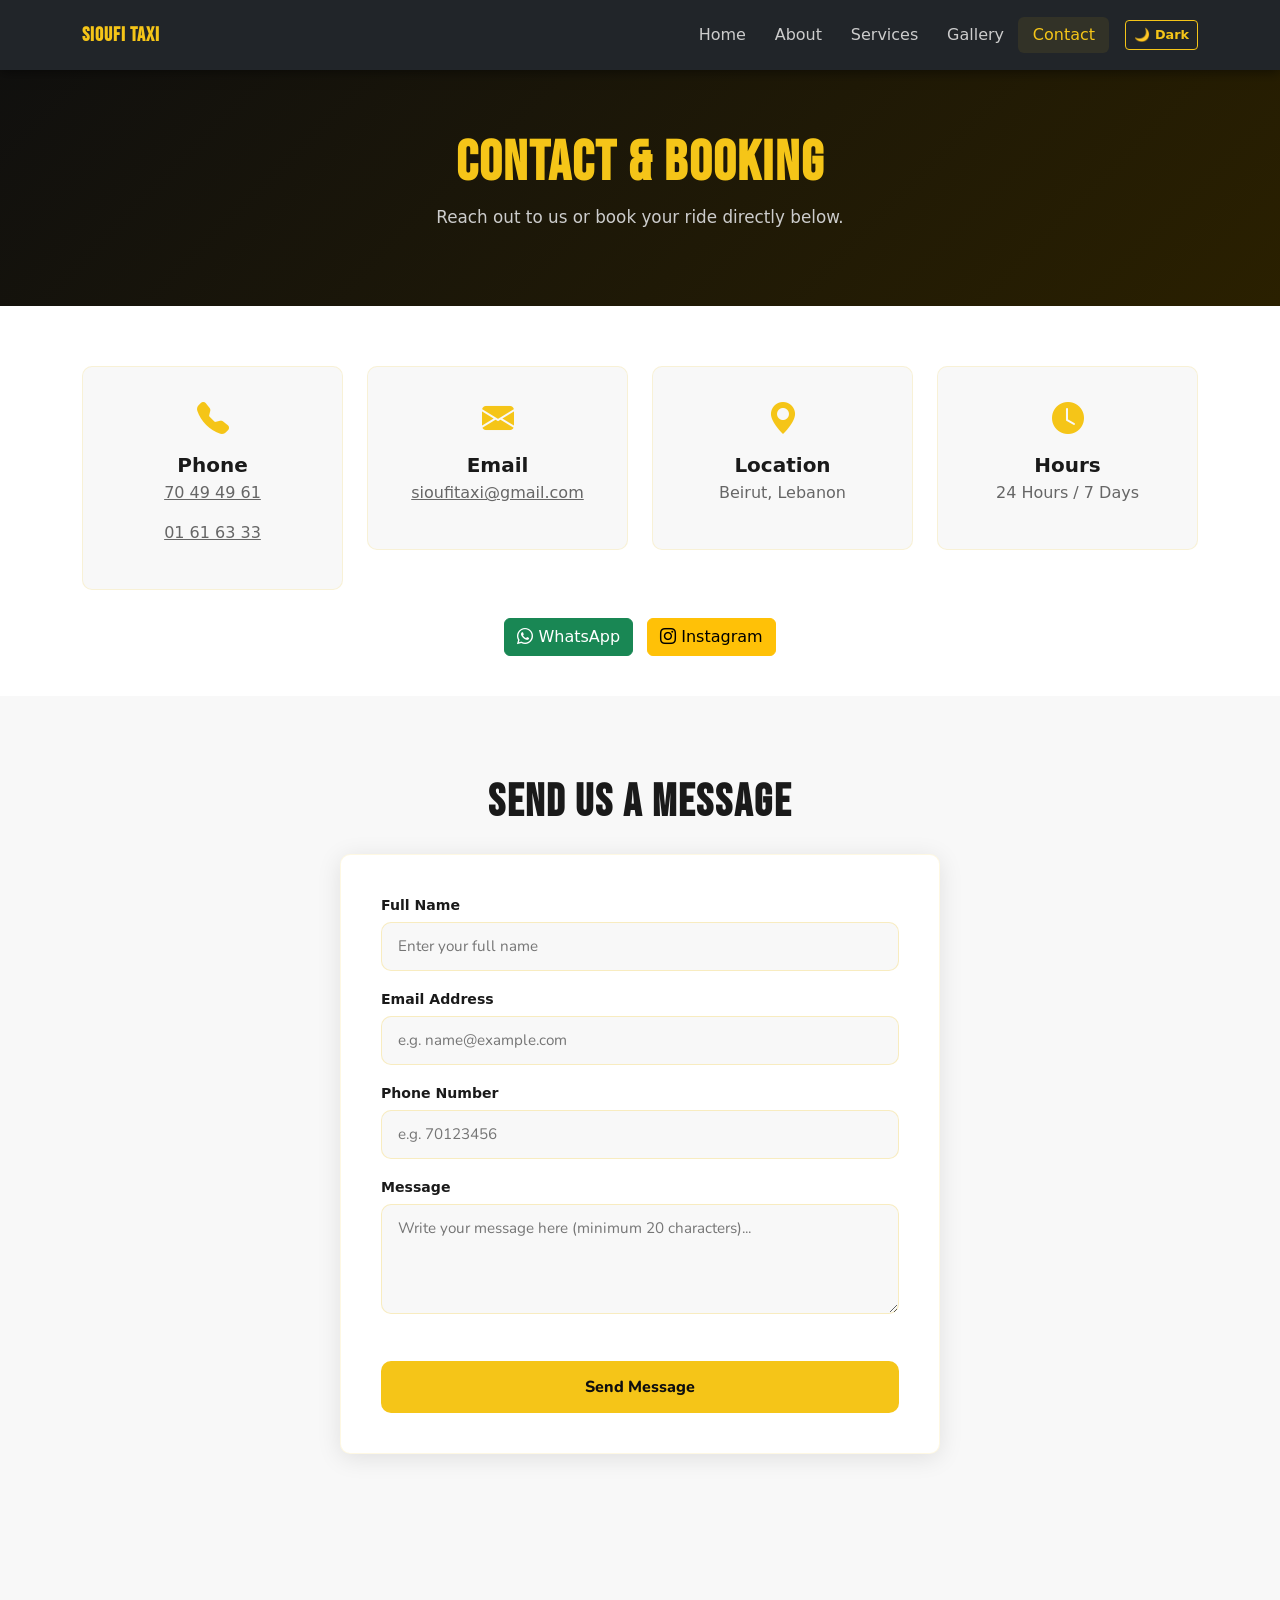
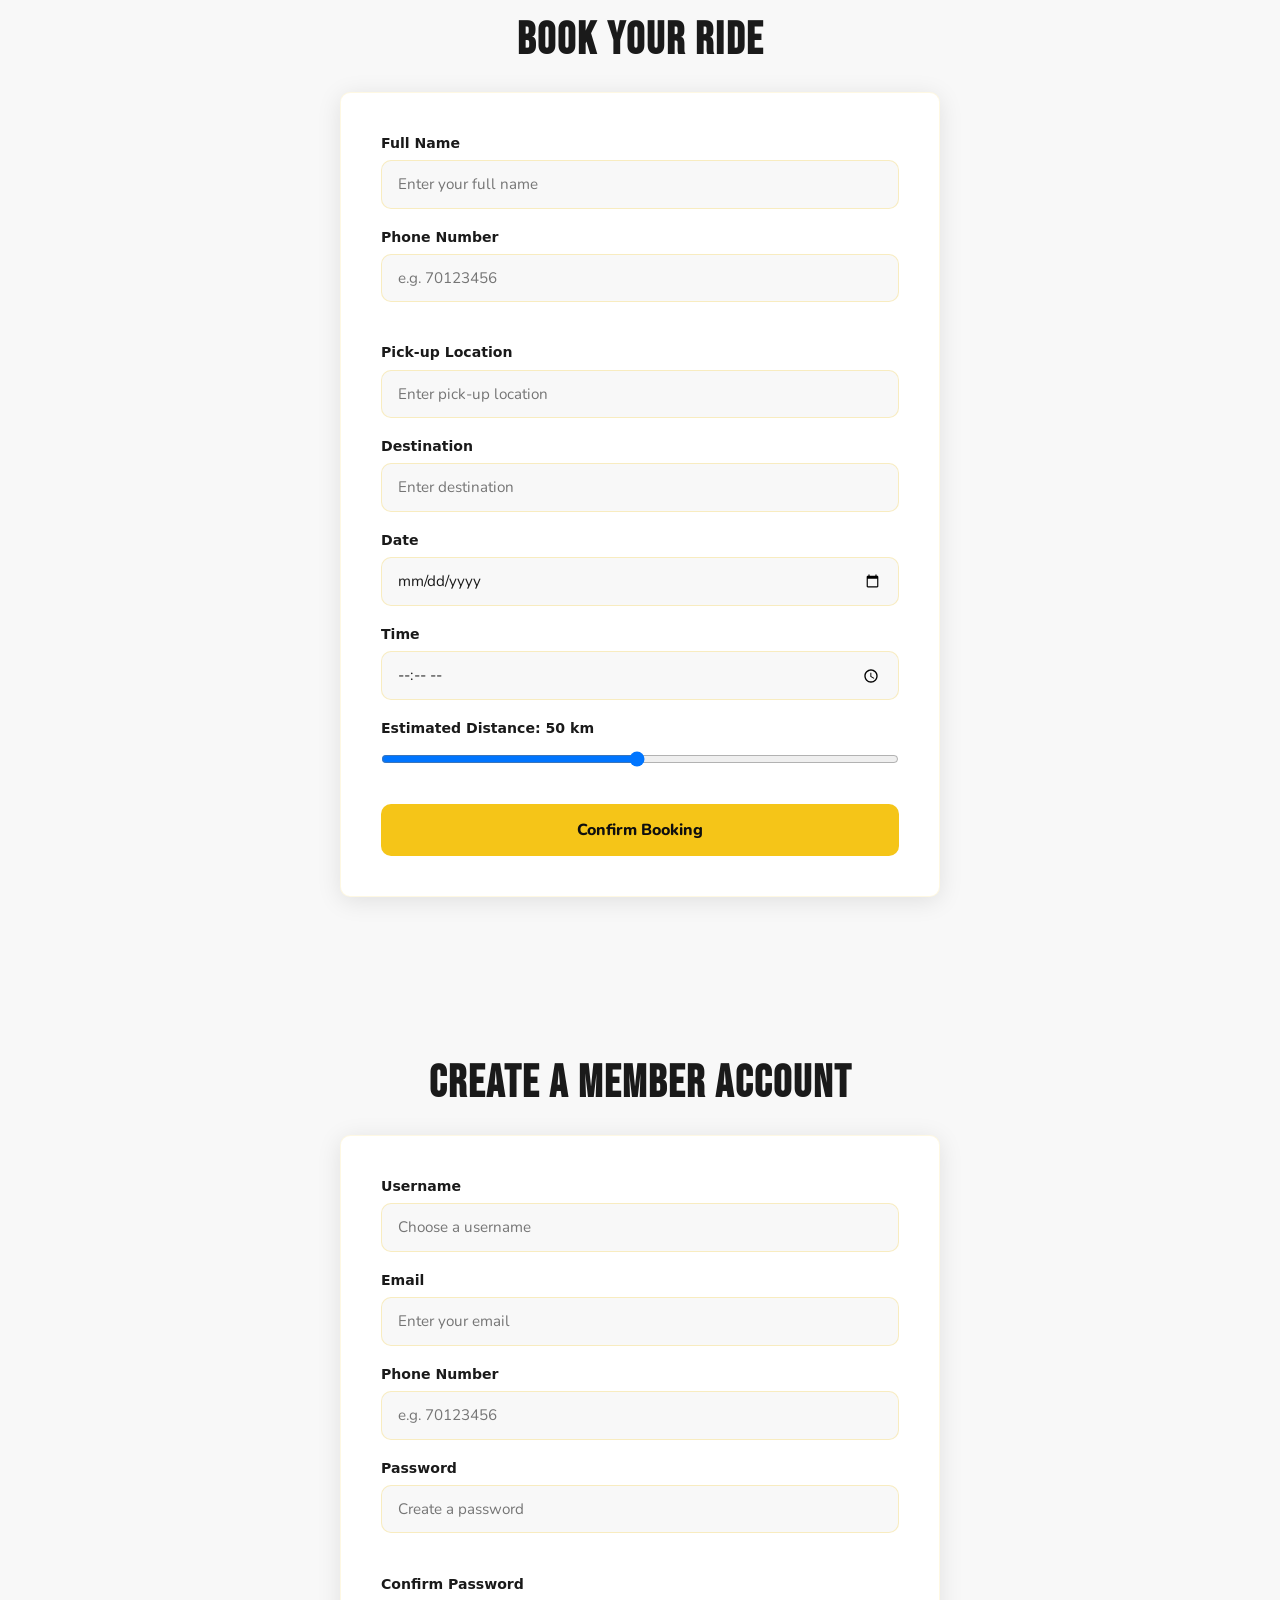
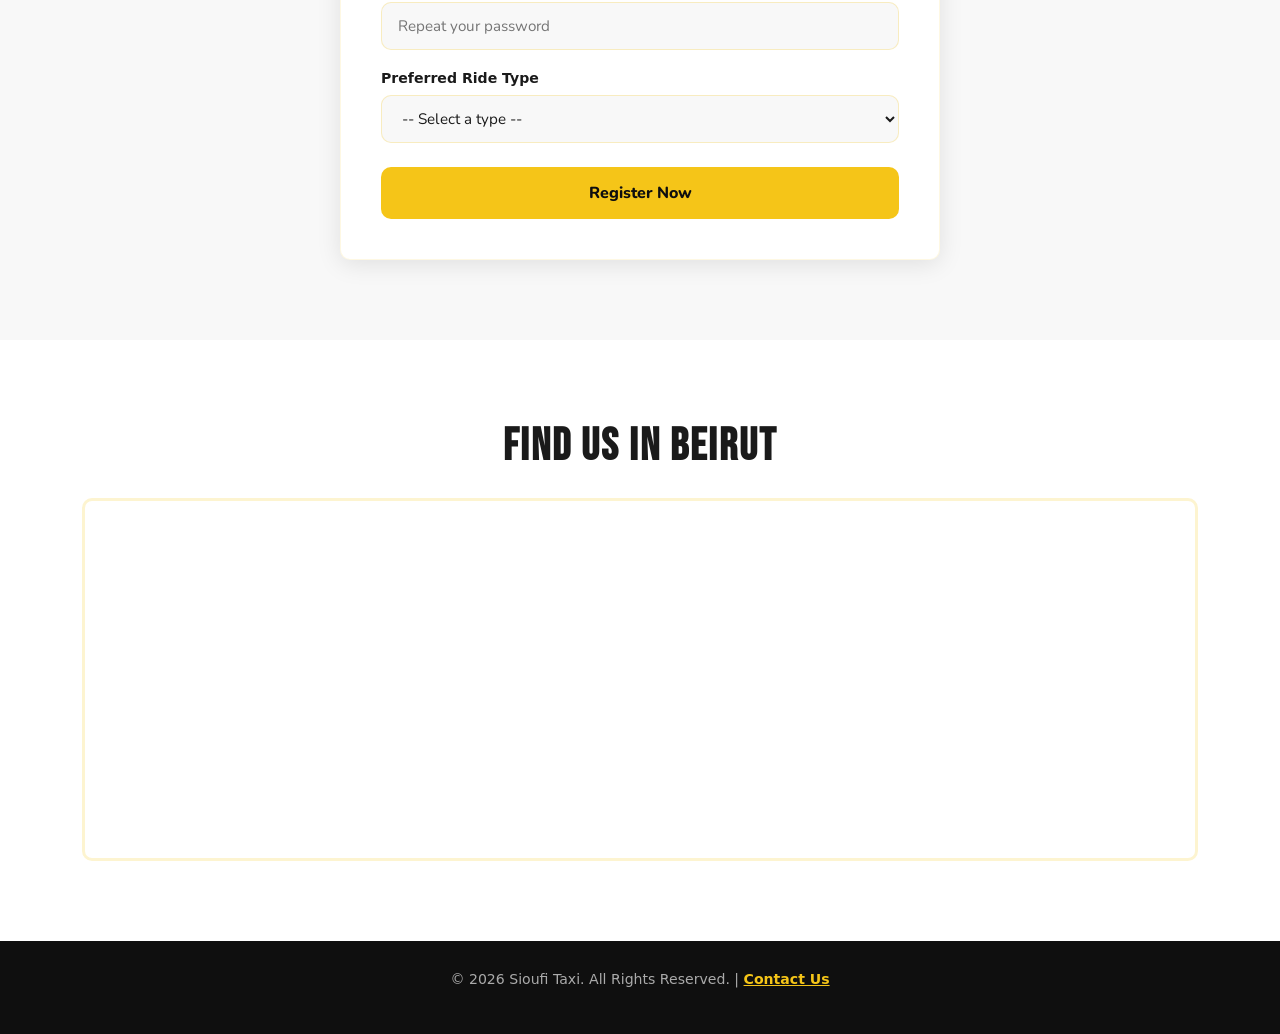
<file: contact.html>
<!DOCTYPE html>
<html lang="en">
<head>
    <meta charset="UTF-8">
    <meta name="viewport" content="width=device-width, initial-scale=1.0">
    <title>Contact | Sioufi Taxi</title>
    <link rel="stylesheet" href="css/style.css">
    <link href="https://cdn.jsdelivr.net/npm/bootstrap@5.3.0/dist/css/bootstrap.min.css" rel="stylesheet">
    <link rel="stylesheet" href="https://cdn.jsdelivr.net/npm/bootstrap-icons@1.10.5/font/bootstrap-icons.css">
</head>
<body>

<header>
    <nav class="navbar navbar-expand-lg navbar-dark bg-dark fixed-top">
        <div class="container">
            <a class="navbar-brand fw-bold" href="index.html">Sioufi Taxi</a>
            <button class="navbar-toggler" type="button" data-bs-toggle="collapse" data-bs-target="#navMenu" aria-label="Toggle navigation">
                <span class="navbar-toggler-icon"></span>
            </button>
            <div class="collapse navbar-collapse" id="navMenu">
                <ul class="navbar-nav ms-auto">
                    <li class="nav-item"><a class="nav-link" href="index.html">Home</a></li>
                    <li class="nav-item"><a class="nav-link" href="about.html">About</a></li>
                    <li class="nav-item"><a class="nav-link" href="services.html">Services</a></li>
                    <li class="nav-item"><a class="nav-link" href="gallery.html">Gallery</a></li>
                    <li class="nav-item"><a class="nav-link active" href="contact.html">Contact</a></li>
                </ul>
                <button id="darkModeToggle" class="btn btn-outline-warning btn-sm ms-3">🌙 Dark</button>
            </div>
        </div>
    </nav>
</header>

<main>

    <!-- PAGE HERO -->
    <section class="page-hero text-center">
        <div class="container">
            <h1 class="fw-bold">Contact &amp; Booking</h1>
            <p>Reach out to us or book your ride directly below.</p>
        </div>
    </section>

    <!-- CONTACT INFO CARDS -->
    <section class="contact-info-section text-center">
        <div class="container">
            <div class="row g-4 justify-content-center">
                <div class="col-md-3 col-sm-6">
                    <article class="contact-info-card">
                        <i class="bi bi-telephone-fill info-icon"></i>
                        <h5>Phone</h5>
                        <p><a href="tel:0096170494961">70 49 49 61</a></p> <p><a href="tel:0096101616333">01 61 63 33</a></p>
        
                </div>
                <div class="col-md-3 col-sm-6">
                    <article class="contact-info-card">
                        <i class="bi bi-envelope-fill info-icon"></i>
                        <h5>Email</h5>
                        <p><a href="mailto:sioufitaxi@gmail.com">sioufitaxi@gmail.com</a></p>
                    </article>
                </div>
                <div class="col-md-3 col-sm-6">
                    <article class="contact-info-card">
                        <i class="bi bi-geo-alt-fill info-icon"></i>
                        <h5>Location</h5>
                        <p>Beirut, Lebanon</p>
                    </article>
                </div>
                <div class="col-md-3 col-sm-6">
                    <article class="contact-info-card">
                        <i class="bi bi-clock-fill info-icon"></i>
                        <h5>Hours</h5>
                        <p>24 Hours / 7 Days</p>
                    </article>
                </div>
            </div>

            <div class="social-buttons">
                <a href="https://wa.me/96170494961" class="btn btn-success" target="_blank" rel="noopener noreferrer">
                    <i class="bi bi-whatsapp"></i> WhatsApp
                </a>
                <a href="https://www.instagram.com" class="btn btn-warning" target="_blank" rel="noopener noreferrer">
                    <i class="bi bi-instagram"></i> Instagram
                </a>
            </div>
        </div>
    </section>

    <!-- CONTACT FORM (with name, email, phone, message) -->
    <section class="contact-form-section">
        <div class="container">
            <h2 class="fw-bold text-center mb-4">Send Us a Message</h2>

            <form id="contactForm" class="taxi-form">

                <label for="contactName">Full Name</label>
                <input type="text" id="contactName" placeholder="Enter your full name">

                <label for="contactEmail">Email Address</label>
                <input type="email" id="contactEmail" placeholder="e.g. name@example.com">

                <label for="contactPhone">Phone Number</label>
                <input type="text" id="contactPhone" placeholder="e.g. 70123456">

                <label for="contactMessage">Message</label>
                <textarea id="contactMessage" placeholder="Write your message here (minimum 20 characters)..."></textarea>
                <p id="messageCounter" class="char-counter"></p>

                <button type="submit">Send Message</button>

            </form>
        </div>
    </section>

    <!-- BOOKING FORM -->
    <section class="booking-section">
        <div class="container">
            <h2 class="fw-bold text-center mb-4">Book Your Ride</h2>

            <form id="bookingForm" class="taxi-form">

                <label for="bookName">Full Name</label>
                <input type="text" id="bookName" placeholder="Enter your full name">

                <label for="bookPhone">Phone Number</label>
                <input type="text" id="bookPhone" placeholder="e.g. 70123456">
                <p id="phoneWarning" class="field-warning"></p>

                <label for="bookPickup">Pick-up Location</label>
                <input type="text" id="bookPickup" placeholder="Enter pick-up location">

                <label for="bookDestination">Destination</label>
                <input type="text" id="bookDestination" placeholder="Enter destination">

                <label for="bookDate">Date</label>
                <input type="date" id="bookDate">

                <label for="bookTime">Time</label>
                <input type="time" id="bookTime">

                <label for="tripRange">
                    Estimated Distance: <span id="rangeValue">50</span> km
                </label>
                <input type="range" id="tripRange" min="1" max="100" value="50">

                <button type="submit">Confirm Booking</button>

            </form>
        </div>
    </section>

    <!-- REGISTRATION FORM -->
    <section class="registration-section">
        <div class="container">
            <h2 class="fw-bold text-center mb-4">Create a Member Account</h2>

            <form id="registerForm" class="taxi-form">

                <label for="regUsername">Username</label>
                <input type="text" id="regUsername" placeholder="Choose a username">

                <label for="regEmail">Email</label>
                <input type="email" id="regEmail" placeholder="Enter your email">

                <label for="regPhone">Phone Number</label>
                <input type="text" id="regPhone" placeholder="e.g. 70123456">

                <label for="regPassword">Password</label>
                <input type="password" id="regPassword" placeholder="Create a password">
                <p id="strengthMessage" class="strength-msg"></p>

                <label for="regConfirm">Confirm Password</label>
                <input type="password" id="regConfirm" placeholder="Repeat your password">

                <label for="rideType">Preferred Ride Type</label>
                <select id="rideType">
                    <option value="">-- Select a type --</option>
                    <option value="City">City Ride</option>
                    <option value="Airport">Airport Transfer</option>
                    <option value="Events">Events &amp; Weddings</option>
                    <option value="Corporate">Corporate</option>
                </select>

                <button type="submit">Register Now</button>

            </form>
        </div>
    </section>

    <!-- MAP -->
    <section class="map-section">
        <div class="container">
            <h2 class="fw-bold text-center mb-4">Find Us in Beirut</h2>
            <div class="map-embed">
                <iframe
                    src="https://maps.google.com/maps?q=Beirut&t=&z=13&ie=UTF8&iwloc=&output=embed"
                    width="100%"
                    height="350"
                    allowfullscreen=""
                    loading="lazy"
                    title="Sioufi Taxi location in Beirut Lebanon">
                </iframe>
            </div>
        </div>
    </section>

</main>

<footer>
    <p>© 2026 Sioufi Taxi. All Rights Reserved. | <a href="contact.html">Contact Us</a></p>
</footer>

<script src="https://cdn.jsdelivr.net/npm/bootstrap@5.3.0/dist/js/bootstrap.bundle.min.js"></script>
<script src="https://code.jquery.com/jquery-3.7.1.min.js"></script>
<script src="js/script.js"></script>
</body>
</html>
</file>
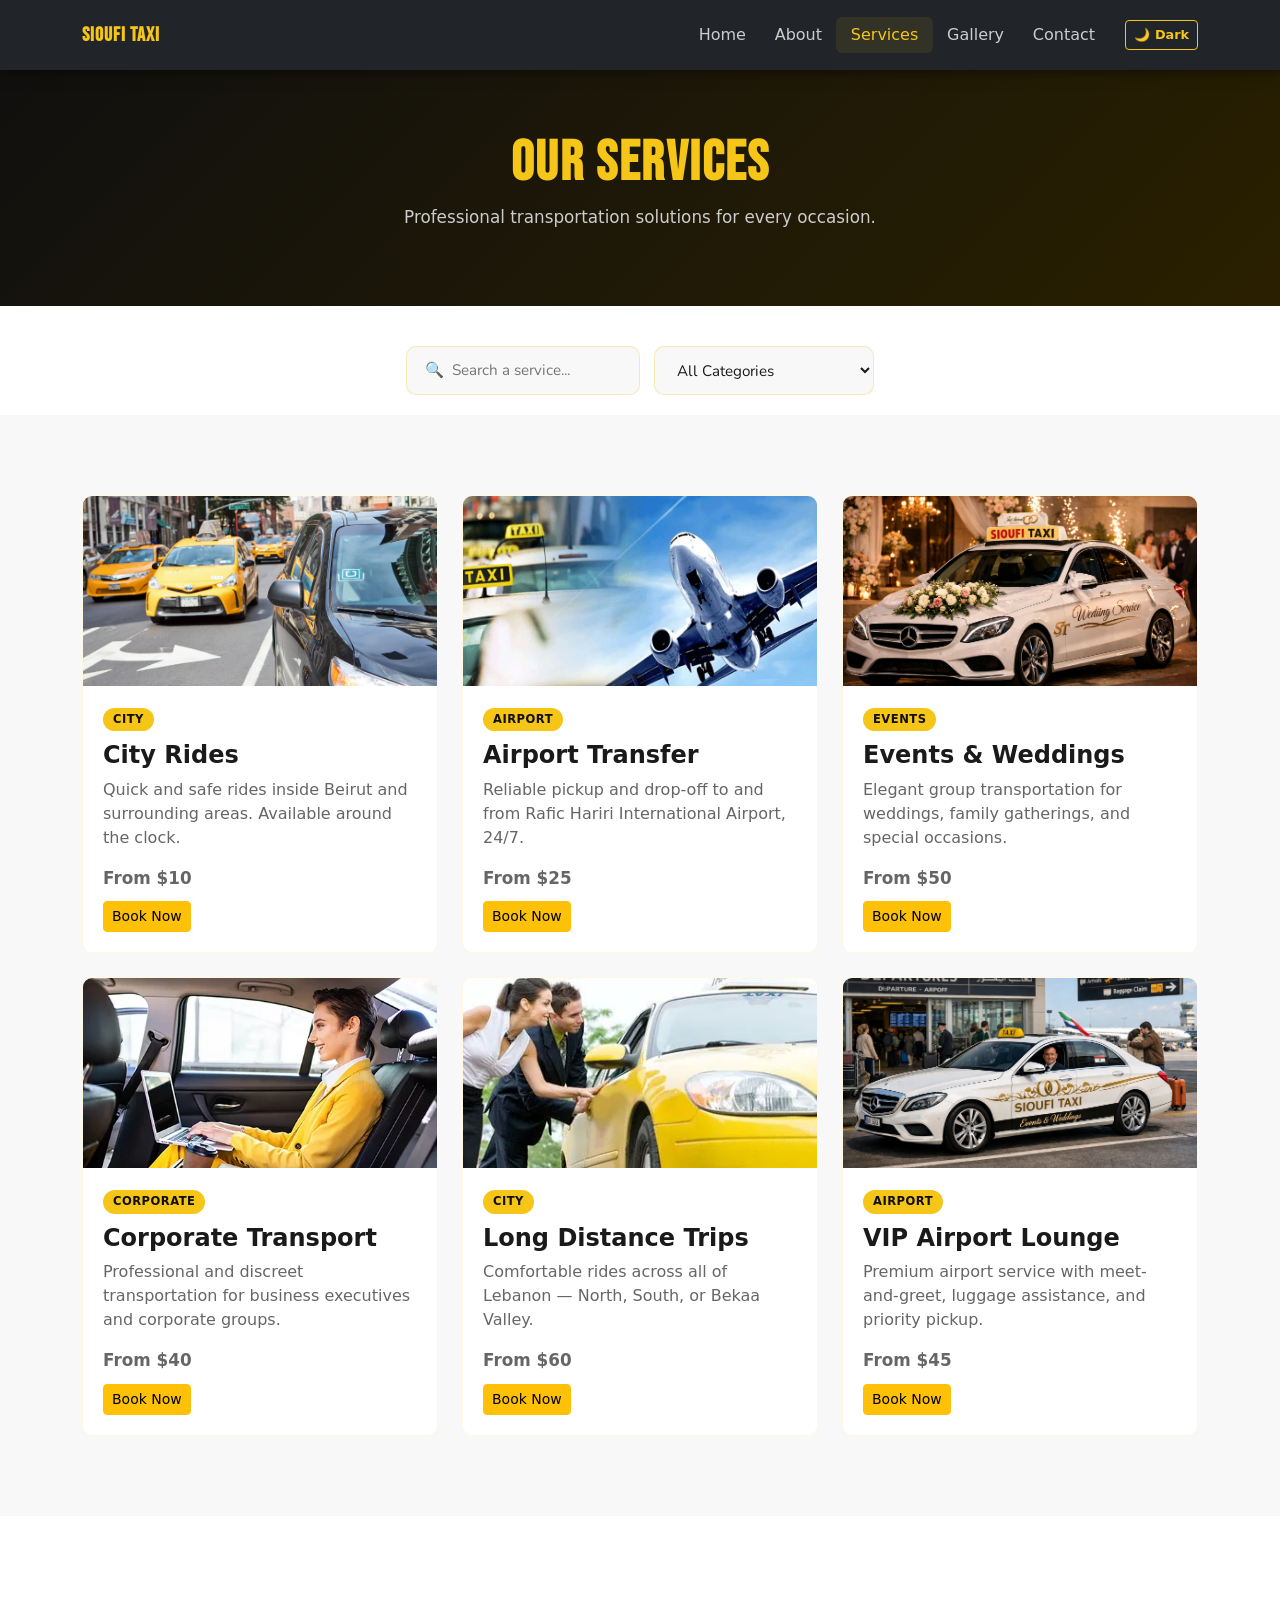
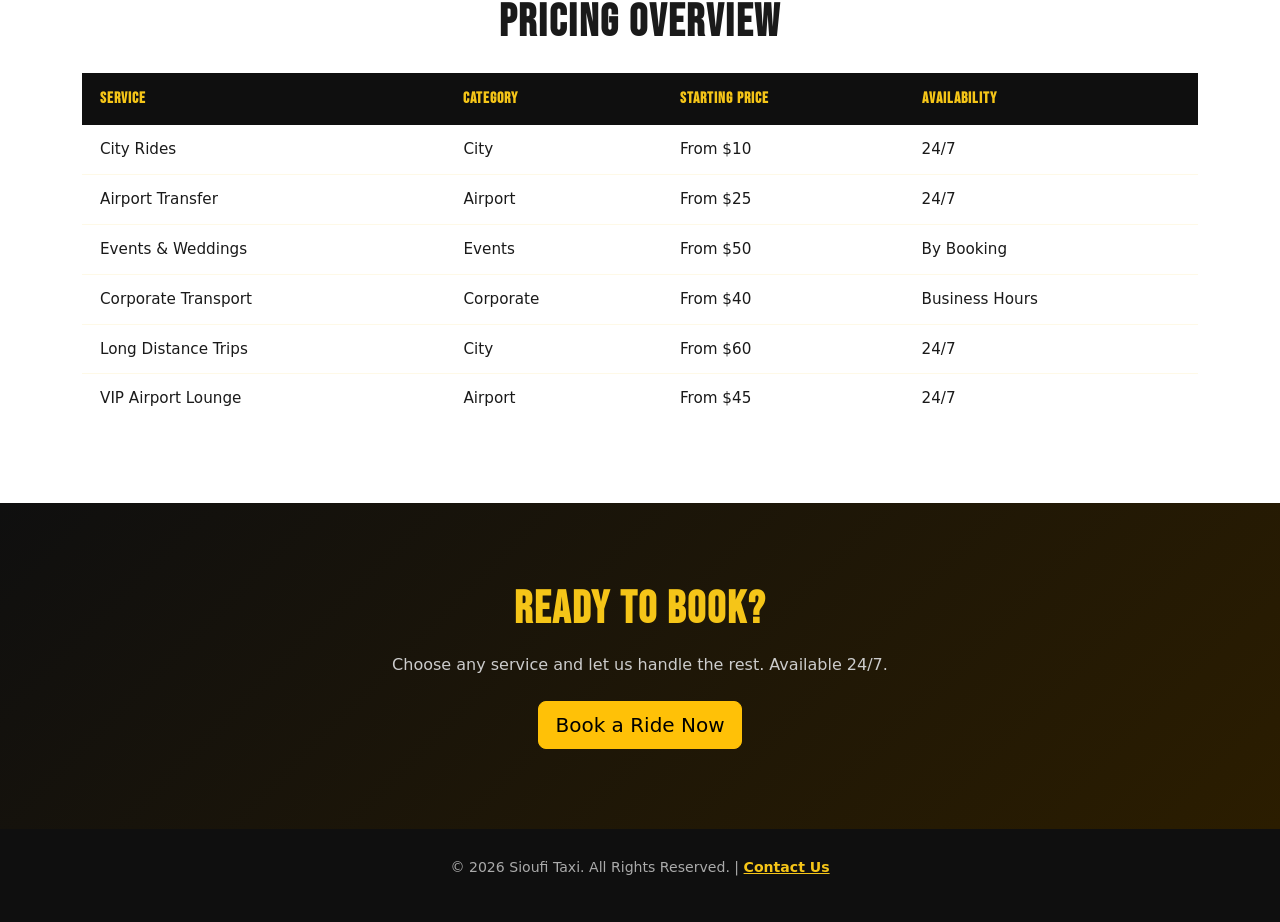
<file: services.html>
<!DOCTYPE html>
<html lang="en">
<head>
    <meta charset="UTF-8">
    <meta name="viewport" content="width=device-width, initial-scale=1.0">
    <title>Services | Sioufi Taxi</title>
    <link rel="stylesheet" href="css/style.css">
    <link href="https://cdn.jsdelivr.net/npm/bootstrap@5.3.0/dist/css/bootstrap.min.css" rel="stylesheet">
    <link rel="stylesheet" href="https://cdn.jsdelivr.net/npm/bootstrap-icons@1.10.5/font/bootstrap-icons.css">
</head>
<body>

<header>
    <nav class="navbar navbar-expand-lg navbar-dark bg-dark fixed-top">
        <div class="container">
            <a class="navbar-brand fw-bold" href="index.html"> Sioufi Taxi</a>
            <button class="navbar-toggler" type="button" data-bs-toggle="collapse" data-bs-target="#navMenu" aria-label="Toggle navigation">
                <span class="navbar-toggler-icon"></span>
            </button>
            <div class="collapse navbar-collapse" id="navMenu">
                <ul class="navbar-nav ms-auto">
                    <li class="nav-item"><a class="nav-link" href="index.html">Home</a></li>
                    <li class="nav-item"><a class="nav-link" href="about.html">About</a></li>
                    <li class="nav-item"><a class="nav-link active" href="services.html">Services</a></li>
                    <li class="nav-item"><a class="nav-link" href="gallery.html">Gallery</a></li>
                    <li class="nav-item"><a class="nav-link" href="contact.html">Contact</a></li>
                </ul>
                <button id="darkModeToggle" class="btn btn-outline-warning btn-sm ms-3">🌙 Dark</button>
            </div>
        </div>
    </nav>
</header>

<main>

    <!-- PAGE HERO -->
    <section class="page-hero text-center">
        <div class="container">
            <h1 class="fw-bold">Our Services</h1>
            <p>Professional transportation solutions for every occasion.</p>
        </div>
    </section>

    <!-- SEARCH & FILTER -->
    <section class="filter-section">
        <div class="container">
            <div class="filter-bar">
                <input type="text" id="searchInput" placeholder="🔍  Search a service...">
                <select id="categoryFilter">
                    <option value="all">All Categories</option>
                    <option value="City">City</option>
                    <option value="Airport">Airport</option>
                    <option value="Events">Events</option>
                    <option value="Corporate">Corporate</option>
                </select>
            </div>
        </div>
    </section>

    <!-- SERVICES LOADED VIA AJAX -->
    <section class="services-list-section">
        <div class="container">
            <div id="servicesContainer" class="row g-4">
                <p class="loading-msg">Loading services...</p>
            </div>
        </div>
    </section>

    <!-- PRICING TABLE -->
    <section class="pricing-section">
        <div class="container">
            <h2 class="fw-bold text-center mb-4">Pricing Overview</h2>
            <div class="table-responsive">
                <table class="pricing-table">
                    <thead>
                        <tr>
                            <th>Service</th>
                            <th>Category</th>
                            <th>Starting Price</th>
                            <th>Availability</th>
                        </tr>
                    </thead>
                    <tbody>
                        <tr>
                            <td>City Rides</td>
                            <td>City</td>
                            <td>From $10</td>
                            <td>24/7</td>
                        </tr>
                        <tr>
                            <td>Airport Transfer</td>
                            <td>Airport</td>
                            <td>From $25</td>
                            <td>24/7</td>
                        </tr>
                        <tr>
                            <td>Events &amp; Weddings</td>
                            <td>Events</td>
                            <td>From $50</td>
                            <td>By Booking</td>
                        </tr>
                        <tr>
                            <td>Corporate Transport</td>
                            <td>Corporate</td>
                            <td>From $40</td>
                            <td>Business Hours</td>
                        </tr>
                        <tr>
                            <td>Long Distance Trips</td>
                            <td>City</td>
                            <td>From $60</td>
                            <td>24/7</td>
                        </tr>
                        <tr>
                            <td>VIP Airport Lounge</td>
                            <td>Airport</td>
                            <td>From $45</td>
                            <td>24/7</td>
                        </tr>
                    </tbody>
                </table>
            </div>
        </div>
    </section>

    <!-- BOOKING CTA -->
    <section class="cta-section text-center">
        <div class="container">
            <h2 class="fw-bold mb-3">Ready to Book?</h2>
            <p>Choose any service and let us handle the rest. Available 24/7.</p>
            <a href="contact.html" class="btn btn-warning btn-lg">Book a Ride Now</a>
        </div>
    </section>

</main>

<footer>
    <p>© 2026 Sioufi Taxi. All Rights Reserved. | <a href="contact.html">Contact Us</a></p>
</footer>

<script src="https://cdn.jsdelivr.net/npm/bootstrap@5.3.0/dist/js/bootstrap.bundle.min.js"></script>
<script src="https://code.jquery.com/jquery-3.7.1.min.js"></script>
<script src="js/script.js"></script>
</body>
</html>
</file>
<file: css/style.css>
/* ── Google Fonts ── */
@import url('https://fonts.googleapis.com/css2?family=Bebas+Neue&family=Nunito:wght@400;600;700;800&display=swap');

* {
    box-sizing: border-box;
    margin: 0;
    padding: 0;
}

html {
    scroll-behavior: smooth;
}

body {
    font-family: 'Nunito', sans-serif;
    background-color: #f8f8f8;
    color: #1a1a1a;
    line-height: 1.7;
    transition: background-color 0.3s ease, color 0.3s ease;
}

/* DARK MODE body */
body.dark-mode {
    background-color: #111111;
    color: #f0f0f0;
}

img {
    max-width: 100%;
    display: block;
}

a {
    text-decoration: none;
    color: inherit;
}

section {
    padding: 80px 0;
}

section h2 {
    font-family: 'Bebas Neue', cursive;
    font-size: 2.8rem;
    letter-spacing: 2px;
    color: #1a1a1a;
}

body.dark-mode section h2 {
    color: #f0f0f0;
}

/* NAVBAR */
.navbar {
    height: 70px;
    background-color: #0f0f0f !important;
    box-shadow: 0 2px 12px rgba(0, 0, 0, 0.5);
    z-index: 1000;
}

.navbar-brand {
    font-family: 'Bebas Neue', cursive;
    font-size: 1.6rem;
    letter-spacing: 1px;
    color: #f5c518 !important;
}

.nav-link {
    font-weight: 700;
    font-size: 0.9rem;
    color: #cccccc !important;
    padding: 0.4rem 0.9rem !important;
    border-radius: 6px;
    transition: color 0.3s ease, background 0.3s ease;
}

.nav-link:hover,
.nav-link.active {
    color: #f5c518 !important;
    background-color: rgba(245, 197, 24, 0.08);
}

#darkModeToggle {
    font-size: 0.8rem;
    font-weight: 700;
    border-color: #f5c518;
    color: #f5c518;
}

#darkModeToggle:hover {
    background-color: #f5c518;
    color: #0f0f0f;
}

/* PAGE HERO */
.page-hero {
    background: linear-gradient(135deg, #0f0f0f 0%, #2a2000 100%);
    padding: 130px 20px 60px;
    text-align: center;
}

body.dark-mode .page-hero {
    background: linear-gradient(135deg, #000000 0%, #1a1200 100%);
}

.page-hero h1 {
    font-family: 'Bebas Neue', cursive;
    font-size: 3.5rem;
    letter-spacing: 2px;
    color: #f5c518;
}

.page-hero p {
    font-size: 1.05rem;
    color: #cccccc;
    margin-top: 8px;
}

/* HOME HERO */
.hero {
    min-height: 100vh;
    background: linear-gradient(160deg, #0f0f0f 55%, #2b1d00 100%);
    display: flex;
    align-items: center;
    justify-content: center;
    text-align: center;
    padding: 110px 20px 60px;
}

.hero-content {
    max-width: 700px;
}

.hero-content h1 {
    font-family: 'Bebas Neue', cursive;
    font-size: 5.5rem;
    color: #f5c518;
    letter-spacing: 4px;
    line-height: 1.1;
}

.hero-content p {
    font-size: 1.2rem;
    color: #cccccc;
    margin: 14px 0 24px;
}

.hero-img {
    width: 380px;
    max-width: 80vw;
    margin: 0 auto 24px;
    filter: drop-shadow(0 12px 30px rgba(245, 197, 24, 0.25));
}

/* BUTTON */
.btn-warning {
    background-color: #f5c518;
    border-color: #f5c518;
    color: #0f0f0f;
    font-weight: 800;
    border-radius: 10px;
    transition: background 0.3s ease, transform 0.3s ease;
}

.btn-warning:hover {
    background-color: #d4a80f;
    border-color: #d4a80f;
    color: #0f0f0f;
    transform: translateY(-2px);
}

/* FEATURES SECTION */
.features-section {
    background-color: #ffffff;
}

body.dark-mode .features-section {
    background-color: #1a1a1a;
}

.feature-card {
    background-color: #f8f8f8;
    border: 1.5px solid rgba(245, 197, 24, 0.15);
    border-radius: 10px;
    padding: 36px 24px;
    transition: transform 0.3s ease, box-shadow 0.3s ease;
}

body.dark-mode .feature-card {
    background-color: #252525;
}

.feature-card:hover {
    transform: translateY(-6px);
    box-shadow: 0 4px 24px rgba(0, 0, 0, 0.15);
    border-color: #f5c518;
}

.feature-icon {
    font-size: 2.4rem;
    color: #f5c518;
    margin-bottom: 14px;
    display: block;
}

.feature-card h4 {
    font-weight: 800;
    margin-bottom: 8px;
    color: #1a1a1a;
}

body.dark-mode .feature-card h4 {
    color: #f0f0f0;
}

.feature-card p {
    color: #666666;
}

body.dark-mode .feature-card p {
    color: #aaaaaa;
}

/* STATS SECTION */
.stats-section {
    background-color: #0f0f0f;
    color: #ffffff;
}

.stat-card h3 {
    font-family: 'Bebas Neue', cursive;
    font-size: 2.8rem;
    color: #f5c518;
    letter-spacing: 2px;
}

.stat-card p {
    font-size: 0.95rem;
    color: #aaaaaa;
    font-weight: 600;
    margin-top: 4px;
}

/* OFFERS SECTION */
.offers-section {
    background-color: #f8f8f8;
}

body.dark-mode .offers-section {
    background-color: #1a1a1a;
}

.offer-card {
    border-radius: 10px;
    overflow: hidden;
    background-color: #ffffff;
    border: 1.5px solid rgba(245, 197, 24, 0.12);
    transition: transform 0.3s ease, box-shadow 0.3s ease;
}

body.dark-mode .offer-card {
    background-color: #252525;
}

.offer-card:hover {
    transform: translateY(-5px);
    box-shadow: 0 4px 24px rgba(0, 0, 0, 0.15);
}

.offer-card img {
    width: 100%;
    height: 200px;
    object-fit: cover;
}

.offer-label {
    padding: 18px;
}

.offer-label h5 {
    font-weight: 800;
    color: #f5c518;
    margin-bottom: 4px;
}

.offer-label p {
    color: #666666;
}

body.dark-mode .offer-label p {
    color: #aaaaaa;
}

/* TESTIMONIALS SECTION */
.testimonials-section {
    background-color: #ffffff;
}

body.dark-mode .testimonials-section {
    background-color: #1a1a1a;
}

.testimonial-card {
    background-color: #f8f8f8;
    border-radius: 10px;
    padding: 30px 24px;
    border: 1.5px solid rgba(245, 197, 24, 0.12);
    transition: transform 0.3s ease;
}

body.dark-mode .testimonial-card {
    background-color: #252525;
}

.testimonial-card:hover {
    transform: translateY(-4px);
}

.testimonial-card p {
    font-style: italic;
    color: #666666;
    margin-bottom: 12px;
}

body.dark-mode .testimonial-card p {
    color: #aaaaaa;
}

.testimonial-card strong {
    color: #1a1a1a;
}

body.dark-mode .testimonial-card strong {
    color: #f0f0f0;
}

.testimonial-card img {
    border: 3px solid #f5c518;
}

/* ABOUT STORY */
.about-story {
    background-color: #ffffff;
}

body.dark-mode .about-story {
    background-color: #1a1a1a;
}

.about-story p {
    color: #1a1a1a;
}

body.dark-mode .about-story p {
    color: #f0f0f0;
}

.about-img {
    width: 100%;
    border-radius: 10px;
    border: 3px solid #f5c518;
    box-shadow: 0 4px 24px rgba(0, 0, 0, 0.1);
}

/* MISSION SECTION (always dark background, always white text) */
.mission-section {
    background-color: #0f0f0f;
    color: #ffffff;
}

.mission-card {
    background-color: rgba(255, 255, 255, 0.05);
    border: 1.5px solid rgba(245, 197, 24, 0.2);
    border-radius: 10px;
    padding: 36px 24px;
    transition: border-color 0.3s ease, transform 0.3s ease;
}

.mission-card:hover {
    border-color: #f5c518;
    transform: translateY(-5px);
}

.mission-card h4 {
    color: #ffffff;
    margin-bottom: 8px;
}

.mission-card p {
    color: #cccccc;
}

.mission-icon {
    font-size: 2.4rem;
    color: #f5c518;
    display: block;
    margin-bottom: 14px;
}

/* TEAM SECTION */
.team-section {
    background-color: #f8f8f8;
}

body.dark-mode .team-section {
    background-color: #1a1a1a;
}

.team-card {
    background-color: #ffffff;
    border-radius: 10px;
    padding: 28px 20px;
    border: 1.5px solid rgba(245, 197, 24, 0.12);
    transition: transform 0.3s ease, box-shadow 0.3s ease;
    text-align: center;
}

body.dark-mode .team-card {
    background-color: #252525;
}

.team-card:hover {
    transform: translateY(-5px);
    box-shadow: 0 4px 24px rgba(0, 0, 0, 0.15);
    border-color: #f5c518;
}

.team-card img {
    width: 90px;
    height: 90px;
    border-radius: 50%;
    margin: 0 auto 14px;
    border: 3px solid #f5c518;
    object-fit: cover;
}

.team-card h5 {
    font-weight: 800;
    margin-bottom: 4px;
    color: #1a1a1a;
}

body.dark-mode .team-card h5 {
    color: #f0f0f0;
}

.team-card p {
    font-size: 0.88rem;
    color: #f5c518;
    font-weight: 700;
    margin: 0;
}

/* FAQ SECTION */
.faq-section {
    background-color: #ffffff;
}

body.dark-mode .faq-section {
    background-color: #1a1a1a;
}

.faq-item {
    border-bottom: 1px solid rgba(245, 197, 24, 0.15);
    padding: 6px 0;
}

.faq-item input[type="checkbox"] {
    display: none;
}

.faq-item label {
    display: flex;
    justify-content: space-between;
    align-items: center;
    padding: 16px 4px;
    cursor: pointer;
    font-weight: 700;
    font-size: 1rem;
    color: #1a1a1a;
    transition: color 0.3s ease;
}

body.dark-mode .faq-item label {
    color: #f0f0f0;
}

.faq-item label::after {
    content: '+';
    font-size: 1.4rem;
    color: #f5c518;
    transition: transform 0.3s;
}

.faq-item input:checked ~ label::after {
    transform: rotate(45deg);
}

.faq-item p {
    max-height: 0;
    overflow: hidden;
    transition: max-height 0.4s ease, padding 0.3s;
    color: #666666;
    padding: 0 4px;
}

body.dark-mode .faq-item p {
    color: #aaaaaa;
}

.faq-item input:checked ~ p {
    max-height: 200px;
    padding: 0 4px 16px;
}

/* FILTER BAR (Services page) */
.filter-section {
    background-color: #ffffff;
    padding: 40px 0 20px;
}

body.dark-mode .filter-section {
    background-color: #1a1a1a;
}

.filter-bar {
    display: flex;
    gap: 14px;
    flex-wrap: wrap;
    justify-content: center;
}

.filter-bar input,
.filter-bar select {
    padding: 12px 18px;
    border: 1.5px solid rgba(245, 197, 24, 0.3);
    border-radius: 10px;
    font-family: 'Nunito', sans-serif;
    font-size: 0.95rem;
    background-color: #f8f8f8;
    color: #1a1a1a;
    outline: none;
    min-width: 220px;
}

body.dark-mode .filter-bar input,
body.dark-mode .filter-bar select {
    background-color: #252525;
    color: #f0f0f0;
}

.filter-bar input:focus,
.filter-bar select:focus {
    border-color: #f5c518;
}

/* SERVICES LIST */
.services-list-section {
    background-color: #f8f8f8;
}

body.dark-mode .services-list-section {
    background-color: #1a1a1a;
}

.service-card {
    background-color: #ffffff;
    border-radius: 10px;
    border: 1.5px solid rgba(245, 197, 24, 0.12);
    overflow: hidden;
    transition: transform 0.3s ease, box-shadow 0.3s ease;
    height: 100%;
}

body.dark-mode .service-card {
    background-color: #252525;
}

.service-card:hover {
    transform: translateY(-6px);
    box-shadow: 0 4px 24px rgba(0, 0, 0, 0.15);
    border-color: #f5c518;
}

.service-card img {
    width: 100%;
    height: 190px;
    object-fit: cover;
}

.service-card-body {
    padding: 20px;
}

.service-badge {
    display: inline-block;
    background-color: #f5c518;
    color: #0f0f0f;
    font-size: 0.72rem;
    font-weight: 800;
    padding: 3px 10px;
    border-radius: 20px;
    letter-spacing: 0.5px;
    margin-bottom: 10px;
    text-transform: uppercase;
}

.service-card-body h4 {
    font-weight: 800;
    margin-bottom: 8px;
    color: #1a1a1a;
}

body.dark-mode .service-card-body h4 {
    color: #f0f0f0;
}

.service-card-body p {
    color: #666666;
}

body.dark-mode .service-card-body p {
    color: #aaaaaa;
}

.service-price {
    color: #f5c518;
    font-weight: 800;
    font-size: 1.05rem;
    margin: 10px 0;
}

.loading-msg {
    text-align: center;
    color: #666666;
    padding: 40px;
    width: 100%;
}

body.dark-mode .loading-msg {
    color: #aaaaaa;
}

/* CTA SECTION */
.cta-section {
    background: linear-gradient(135deg, #0f0f0f 0%, #2b1d00 100%);
    color: #ffffff;
    text-align: center;
}

.cta-section h2 {
    color: #f5c518;
}

.cta-section p {
    color: #cccccc;
    margin-bottom: 24px;
}

/* GALLERY FILTER BUTTONS */
.gallery-filter-section {
    background-color: #ffffff;
    padding: 40px 0 20px;
    text-align: center;
}

body.dark-mode .gallery-filter-section {
    background-color: #1a1a1a;
}

.filter-btn {
    background-color: transparent;
    border: 2px solid rgba(245, 197, 24, 0.3);
    color: #1a1a1a;
    padding: 9px 22px;
    border-radius: 30px;
    cursor: pointer;
    font-family: 'Nunito', sans-serif;
    font-weight: 700;
    font-size: 0.88rem;
    margin: 4px;
    transition: background 0.3s ease, color 0.3s ease, border-color 0.3s ease;
}

body.dark-mode .filter-btn {
    color: #f0f0f0;
}

.filter-btn:hover {
    border-color: #f5c518;
    color: #f5c518;
}

.filter-btn.active-btn {
    background-color: #f5c518;
    border-color: #f5c518;
    color: #0f0f0f;
}

/* GALLERY GRID */
.gallery-section {
    background-color: #f8f8f8;
}

body.dark-mode .gallery-section {
    background-color: #1a1a1a;
}

.gallery-grid {
    display: grid;
    grid-template-columns: repeat(3, 1fr);
    gap: 16px;
}

.gallery-item {
    width: 100%;
    height: 220px;
    object-fit: cover;
    border-radius: 10px;
    cursor: pointer;
    border: 2px solid transparent;
    transition: border-color 0.3s ease, transform 0.3s ease;
}

.gallery-item:hover {
    border-color: #f5c518;
    transform: scale(1.02);
}

/* LIGHTBOX */
.lightbox {
    display: none;
    position: fixed;
    top: 0; left: 0; right: 0; bottom: 0;
    background-color: rgba(0, 0, 0, 0.92);
    z-index: 9999;
    justify-content: center;
    align-items: center;
}

.lightbox.active {
    display: flex;
}

#lightboxImg {
    max-width: 90vw;
    max-height: 85vh;
    border-radius: 10px;
    border: 3px solid #f5c518;
}

.lightbox-close {
    position: absolute;
    top: 24px;
    right: 36px;
    font-size: 2.4rem;
    color: #ffffff;
    cursor: pointer;
    transition: color 0.3s ease;
}

.lightbox-close:hover {
    color: #f5c518;
}

/* CONTACT INFO CARDS */
.contact-info-section {
    background-color: #ffffff;
    padding: 60px 0 40px;
}

body.dark-mode .contact-info-section {
    background-color: #1a1a1a;
}

.contact-info-card {
    background-color: #f8f8f8;
    border: 1.5px solid rgba(245, 197, 24, 0.15);
    border-radius: 10px;
    padding: 28px 16px;
    text-align: center;
    transition: border-color 0.3s ease, transform 0.3s ease;
}

body.dark-mode .contact-info-card {
    background-color: #252525;
}

.contact-info-card:hover {
    border-color: #f5c518;
    transform: translateY(-4px);
}

.info-icon {
    font-size: 2rem;
    color: #f5c518;
    display: block;
    margin-bottom: 10px;
}

.contact-info-card h5 {
    font-weight: 800;
    margin-bottom: 4px;
    color: #1a1a1a;
}

body.dark-mode .contact-info-card h5 {
    color: #f0f0f0;
}

.contact-info-card p {
    color: #666666;
}

body.dark-mode .contact-info-card p {
    color: #aaaaaa;
}

.contact-info-card a {
    color: #666666;
    transition: color 0.3s ease;
}

body.dark-mode .contact-info-card a {
    color: #aaaaaa;
}

.contact-info-card a:hover {
    color: #f5c518;
}

.social-buttons {
    margin-top: 28px;
    display: flex;
    gap: 14px;
    justify-content: center;
    flex-wrap: wrap;
}

/* FORMS */
.booking-section,
.registration-section,
.contact-form-section {
    background-color: #f8f8f8;
}

body.dark-mode .booking-section,
body.dark-mode .registration-section,
body.dark-mode .contact-form-section {
    background-color: #1a1a1a;
}

.taxi-form {
    max-width: 600px;
    margin: 0 auto;
    background-color: #ffffff;
    border-radius: 10px;
    padding: 40px;
    border: 1.5px solid rgba(245, 197, 24, 0.12);
    box-shadow: 0 4px 24px rgba(0, 0, 0, 0.1);
}

body.dark-mode .taxi-form {
    background-color: #252525;
}

.taxi-form label {
    display: block;
    font-weight: 700;
    font-size: 0.88rem;
    margin-bottom: 6px;
    margin-top: 18px;
    color: #1a1a1a;
}

body.dark-mode .taxi-form label {
    color: #f0f0f0;
}

.taxi-form label:first-child {
    margin-top: 0;
}

.taxi-form input,
.taxi-form select,
.taxi-form textarea {
    width: 100%;
    padding: 12px 16px;
    border: 1.5px solid rgba(245, 197, 24, 0.25);
    border-radius: 10px;
    font-family: 'Nunito', sans-serif;
    font-size: 0.95rem;
    background-color: #f8f8f8;
    color: #1a1a1a;
    outline: none;
    transition: border-color 0.3s ease;
}

body.dark-mode .taxi-form input,
body.dark-mode .taxi-form select,
body.dark-mode .taxi-form textarea {
    background-color: #1a1a1a;
    color: #f0f0f0;
    border-color: rgba(245, 197, 24, 0.2);
}

/* placeholder text in dark mode */
body.dark-mode .taxi-form input::placeholder,
body.dark-mode .taxi-form textarea::placeholder {
    color: #666666;
}

/* dropdown options in dark mode */
body.dark-mode .taxi-form select option,
body.dark-mode .filter-bar select option {
    background-color: #252525;
    color: #f0f0f0;
}

.taxi-form input:focus,
.taxi-form select:focus,
.taxi-form textarea:focus {
    border-color: #f5c518;
    box-shadow: 0 0 0 3px rgba(245, 197, 24, 0.12);
}

.taxi-form textarea {
    resize: vertical;
    min-height: 110px;
}

.taxi-form input[type="range"] {
    padding: 6px 0;
    border: none;
    background: transparent;
}

.taxi-form button[type="submit"] {
    margin-top: 24px;
    width: 100%;
    padding: 14px;
    background-color: #f5c518;
    border: none;
    border-radius: 10px;
    font-family: 'Nunito', sans-serif;
    font-weight: 800;
    font-size: 1rem;
    color: #0f0f0f;
    cursor: pointer;
    transition: background 0.3s ease, transform 0.3s ease;
}

.taxi-form button[type="submit"]:hover {
    background-color: #d4a80f;
    transform: translateY(-2px);
}

.field-warning {
    font-size: 0.82rem;
    color: #ef4444;
    margin-top: 4px;
    min-height: 18px;
}

.strength-msg {
    font-size: 0.82rem;
    font-weight: 700;
    margin-top: 5px;
    min-height: 18px;
}

.strength-msg.weak   { color: #ef4444; }
.strength-msg.medium { color: #f59e0b; }
.strength-msg.strong { color: #22c55e; }

.char-counter {
    font-size: 0.78rem;
    color: #666666;
    text-align: right;
    margin-top: 4px;
}

body.dark-mode .char-counter {
    color: #aaaaaa;
}

/* MAP */
.map-section {
    background-color: #ffffff;
}

body.dark-mode .map-section {
    background-color: #1a1a1a;
}

.map-embed {
    border-radius: 10px;
    overflow: hidden;
    border: 3px solid rgba(245, 197, 24, 0.2);
}

/* FOOTER */
footer {
    background-color: #0f0f0f;
    color: #aaaaaa;
    text-align: center;
    padding: 28px 20px;
    font-size: 0.88rem;
}

footer a {
    color: #f5c518;
    font-weight: 700;
}

footer a:hover {
    opacity: 0.75;
}

/* PRICING TABLE */
.pricing-section {
    background-color: #ffffff;
}

body.dark-mode .pricing-section {
    background-color: #1a1a1a;
}

.pricing-table {
    width: 100%;
    border-collapse: collapse;
    font-size: 0.95rem;
}

.pricing-table th {
    background-color: #0f0f0f;
    color: #f5c518;
    font-family: 'Bebas Neue', cursive;
    letter-spacing: 1px;
    padding: 14px 18px;
    text-align: left;
    font-size: 1rem;
}

.pricing-table td {
    padding: 13px 18px;
    border-bottom: 1px solid rgba(245, 197, 24, 0.1);
    color: #1a1a1a;
}

body.dark-mode .pricing-table td {
    color: #f0f0f0;
    border-bottom-color: rgba(255, 255, 255, 0.06);
}

.pricing-table tr:last-child td {
    border-bottom: none;
}

.pricing-table tr:hover td {
    background-color: rgba(245, 197, 24, 0.05);
}

body.dark-mode .pricing-table tr:hover td {
    background-color: rgba(245, 197, 24, 0.08);
}

/* RESPONSIVE */
@media screen and (max-width: 992px) {
    .gallery-grid { grid-template-columns: repeat(2, 1fr); }
    .hero-content h1 { font-size: 3.5rem; }
    .taxi-form { padding: 30px 24px; }
}

@media screen and (max-width: 768px) {
    section { padding: 56px 0; }
    .gallery-grid { grid-template-columns: repeat(2, 1fr); gap: 10px; }
    .gallery-item { height: 160px; }
    .filter-bar { flex-direction: column; align-items: center; }
    .filter-bar input,
    .filter-bar select { width: 90%; min-width: unset; }
    .hero-content h1 { font-size: 2.8rem; }
    .stat-card h3 { font-size: 2.2rem; }
}

@media screen and (max-width: 480px) {
    .gallery-grid { grid-template-columns: 1fr 1fr; gap: 8px; }
    .gallery-item { height: 130px; }
    .taxi-form { padding: 22px 16px; }
    .hero-content h1 { font-size: 2.2rem; letter-spacing: 2px; }
    .page-hero h1 { font-size: 2rem; }
    .filter-btn { padding: 8px 16px; font-size: 0.82rem; }
    .social-buttons { flex-direction: column; align-items: center; }
}
</file>
